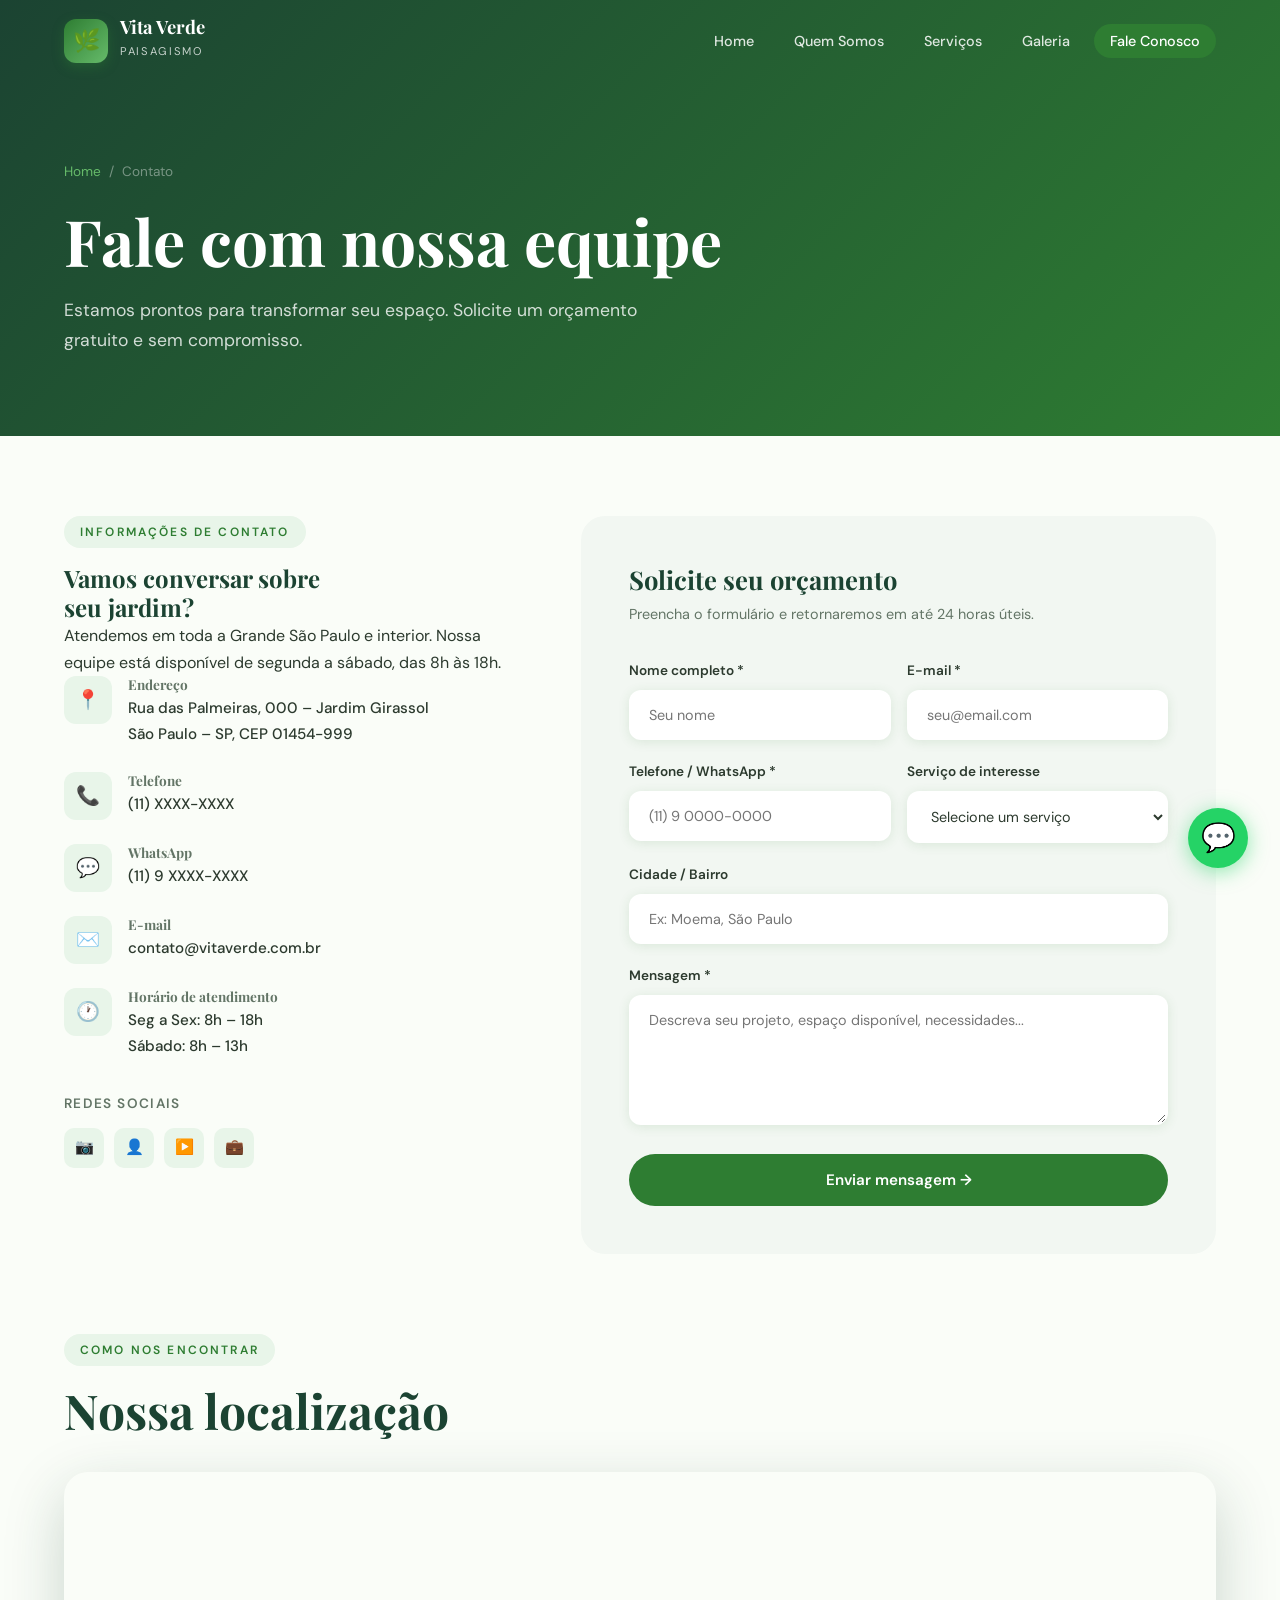
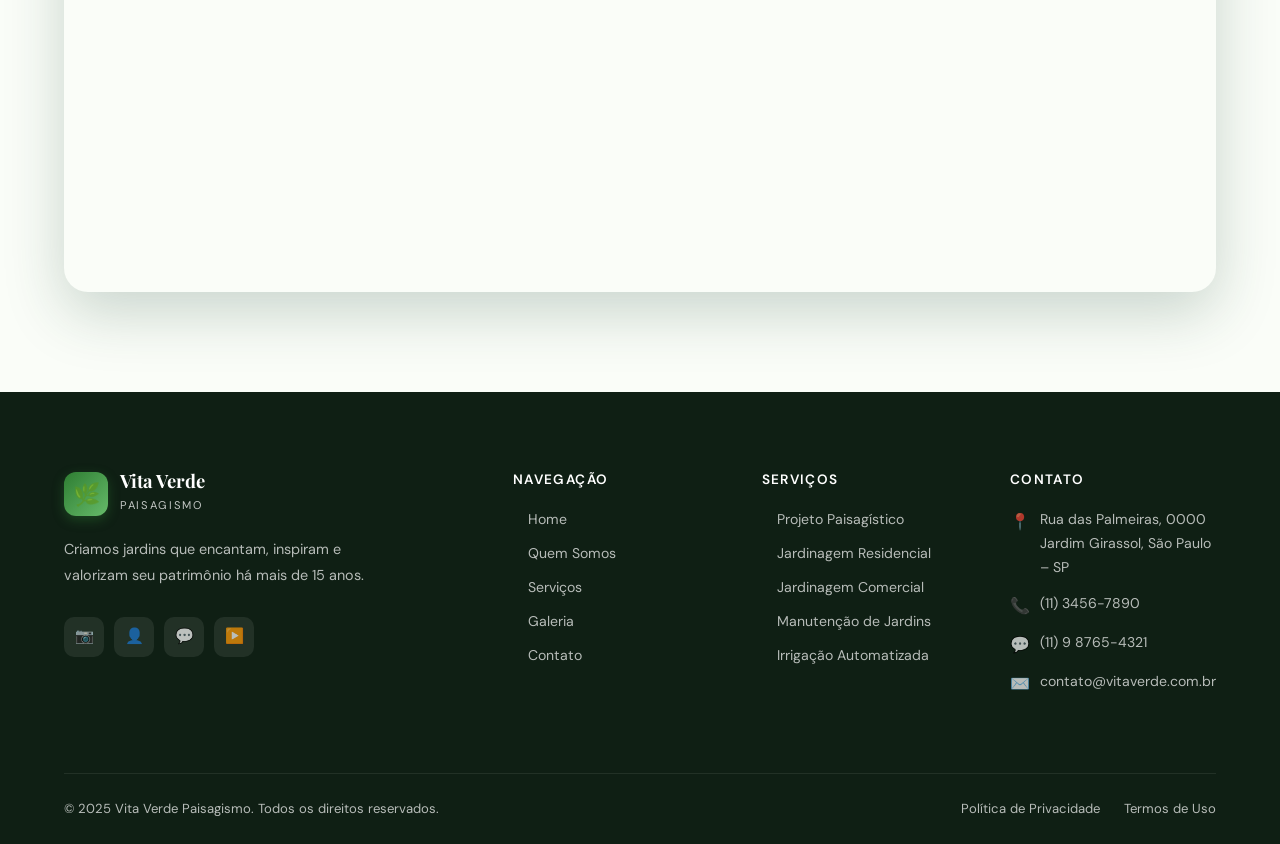
<file: contato.html>
<!DOCTYPE html>
<html lang="pt-BR">
<head>
  <meta charset="UTF-8">
  <meta name="viewport" content="width=device-width, initial-scale=1.0">
  <title>Contato | Vita Verde Paisagismo</title>
  <meta name="description" content="Entre em contato com a Vita Verde Paisagismo. Solicite um orçamento gratuito para jardins residenciais, comerciais ou condomínios em São Paulo.">
  <link rel="stylesheet" href="css/style.css">
</head>
<body>

<!-- NAVBAR -->
<nav class="navbar scrolled">
  <div class="container nav-inner">
    <a href="index.html" class="nav-logo">
      <div class="logo-icon">🌿</div>
      <div class="logo-text">
        <strong>Vita Verde</strong>
        <span>Paisagismo</span>
      </div>
    </a>
    <ul class="nav-links">
      <li><a href="index.html">Home</a></li>
      <li><a href="quem-somos.html">Quem Somos</a></li>
      <li><a href="servicos.html">Serviços</a></li>
      <li><a href="galeria.html">Galeria</a></li>
      <li><a href="contato.html" class="nav-cta">Fale Conosco</a></li>
    </ul>
    <button class="hamburger" aria-label="Menu">
      <span></span><span></span><span></span>
    </button>
  </div>
</nav>

<!-- PAGE HERO -->
<section class="page-hero">
  <div class="container page-hero-content">
    <nav class="breadcrumb"><a href="index.html">Home</a><span>/</span><span>Contato</span></nav>
    <h1>Fale com nossa equipe</h1>
    <p>Estamos prontos para transformar seu espaço. Solicite um orçamento gratuito e sem compromisso.</p>
  </div>
</section>

<!-- CONTACT SECTION -->
<section class="contact-section">
  <div class="container">
    <div class="contact-grid">

      <!-- Info -->
      <div data-aos="fade-right">
        <span class="section-label">Informações de contato</span>
        <h2>Vamos conversar sobre<br>seu jardim?</h2>
        <p>Atendemos em toda a Grande São Paulo e interior. Nossa equipe está disponível de segunda a sábado, das 8h às 18h.</p>

        <div class="contact-items">
          <div class="contact-item">
            <div class="contact-item-icon">📍</div>
            <div>
              <h4>Endereço</h4>
              <p>Rua das Palmeiras, 000 – Jardim Girassol<br>São Paulo – SP, CEP 01454-999</p>
            </div>
          </div>
          <div class="contact-item">
            <div class="contact-item-icon">📞</div>
            <div>
              <h4>Telefone</h4>
              <p>(11) XXXX-XXXX</p>
            </div>
          </div>
          <div class="contact-item">
            <div class="contact-item-icon">💬</div>
            <div>
              <h4>WhatsApp</h4>
              <p>(11) 9 XXXX-XXXX</p>
            </div>
          </div>
          <div class="contact-item">
            <div class="contact-item-icon">✉️</div>
            <div>
              <h4>E-mail</h4>
              <p>contato@vitaverde.com.br</p>
            </div>
          </div>
          <div class="contact-item">
            <div class="contact-item-icon">🕐</div>
            <div>
              <h4>Horário de atendimento</h4>
              <p>Seg a Sex: 8h – 18h<br>Sábado: 8h – 13h</p>
            </div>
          </div>
        </div>

        <!-- Social -->
        <div style="margin-top:36px">
          <h4 style="font-family:'DM Sans',sans-serif;font-size:.85rem;font-weight:600;letter-spacing:.1em;text-transform:uppercase;margin-bottom:16px;color:var(--text-light)">Redes Sociais</h4>
          <div class="social-links">
            <a href="#" class="social-link" style="background:var(--green-pale)" aria-label="Instagram">📷</a>
            <a href="#" class="social-link" style="background:var(--green-pale)" aria-label="Facebook">👤</a>
            <a href="#" class="social-link" style="background:var(--green-pale)" aria-label="YouTube">▶️</a>
            <a href="#" class="social-link" style="background:var(--green-pale)" aria-label="LinkedIn">💼</a>
          </div>
        </div>
      </div>

      <!-- Form -->
      <div data-aos="fade-left">
        <div class="contact-form">
          <h3>Solicite seu orçamento</h3>
          <p>Preencha o formulário e retornaremos em até 24 horas úteis.</p>

          <form id="contactForm">
            <div class="form-row">
              <div class="form-group">
                <label for="name">Nome completo *</label>
                <input type="text" id="name" name="name" placeholder="Seu nome" required>
              </div>
              <div class="form-group">
                <label for="email">E-mail *</label>
                <input type="email" id="email" name="email" placeholder="seu@email.com" required>
              </div>
            </div>

            <div class="form-row">
              <div class="form-group">
                <label for="phone">Telefone / WhatsApp *</label>
                <input type="tel" id="phone" name="phone" placeholder="(11) 9 0000-0000" required>
              </div>
              <div class="form-group">
                <label for="service">Serviço de interesse</label>
                <select id="service" name="service">
                  <option value="">Selecione um serviço</option>
                  <option>Projeto Paisagístico</option>
                  <option>Jardinagem Residencial</option>
                  <option>Jardinagem Comercial</option>
                  <option>Manutenção de Jardins</option>
                  <option>Irrigação Automatizada</option>
                  <option>Podas e Tratamentos</option>
                  <option>Paisagismo para Condomínios</option>
                  <option>Outro</option>
                </select>
              </div>
            </div>

            <div class="form-group">
              <label for="city">Cidade / Bairro</label>
              <input type="text" id="city" name="city" placeholder="Ex: Moema, São Paulo">
            </div>

            <div class="form-group">
              <label for="message">Mensagem *</label>
              <textarea id="message" name="message" placeholder="Descreva seu projeto, espaço disponível, necessidades..." required></textarea>
            </div>

            <button type="submit" class="btn btn-primary" style="width:100%;justify-content:center;padding:16px">
              Enviar mensagem →
            </button>
          </form>

          <div id="formSuccess" class="form-success">
            <div class="success-icon">🌿</div>
            <h4>Mensagem enviada com sucesso!</h4>
            <p>Obrigado pelo contato. Nossa equipe retornará em até 24 horas úteis.</p>
          </div>
        </div>
      </div>
    </div>
  </div>
</section>

<!-- MAP -->
<section class="map-section">
  <div class="container">
    <span class="section-label" data-aos>Como nos encontrar</span>
    <h2 class="section-title" data-aos data-aos-delay="80" style="margin-bottom:32px">Nossa localização</h2>
    <div class="map-container" data-aos data-aos-delay="120">
      <iframe
        src="https://www.google.com/maps/embed?pb=!1m18!1m12!1m3!1d3656.6193!2d-46.6910!3d-23.5629!2m3!1f0!2f0!3f0!3m2!1i1024!2i768!4f13.1!3m3!1m2!1s0x0%3A0x0!2zMjPCsDMzJzQ2LjQiUyA0NsKwNDEnMjcuNiJX!5e0!3m2!1spt!2sbr!4v1620000000000!5m2!1spt!2sbr"
        allowfullscreen=""
        loading="lazy"
        referrerpolicy="no-referrer-when-downgrade"
        title="Localização Vita Verde Paisagismo">
      </iframe>
    </div>
  </div>
</section>

<!-- FOOTER -->
<footer class="footer">
  <div class="container">
    <div class="footer-grid">
      <div class="footer-brand">
        <div class="nav-logo">
          <div class="logo-icon">🌿</div>
          <div class="logo-text">
            <strong style="color:#fff">Vita Verde</strong>
            <span>Paisagismo</span>
          </div>
        </div>
        <p>Criamos jardins que encantam, inspiram e valorizam seu patrimônio há mais de 15 anos.</p>
        <div class="social-links">
          <a href="#" class="social-link">📷</a>
          <a href="#" class="social-link">👤</a>
          <a href="#" class="social-link">💬</a>
          <a href="#" class="social-link">▶️</a>
        </div>
      </div>
      <div class="footer-col">
        <h4>Navegação</h4>
        <ul>
          <li><a href="index.html">Home</a></li>
          <li><a href="quem-somos.html">Quem Somos</a></li>
          <li><a href="servicos.html">Serviços</a></li>
          <li><a href="galeria.html">Galeria</a></li>
          <li><a href="contato.html">Contato</a></li>
        </ul>
      </div>
      <div class="footer-col">
        <h4>Serviços</h4>
        <ul>
          <li><a href="servicos.html">Projeto Paisagístico</a></li>
          <li><a href="servicos.html">Jardinagem Residencial</a></li>
          <li><a href="servicos.html">Jardinagem Comercial</a></li>
          <li><a href="servicos.html">Manutenção de Jardins</a></li>
          <li><a href="servicos.html">Irrigação Automatizada</a></li>
        </ul>
      </div>
      <div class="footer-col">
        <h4>Contato</h4>
        <div class="footer-contact-item"><span>📍</span><span>Rua das Palmeiras, 0000<br>Jardim Girassol, São Paulo – SP</span></div>
        <div class="footer-contact-item"><span>📞</span><span>(11) 3456-7890</span></div>
        <div class="footer-contact-item"><span>💬</span><span>(11) 9 8765-4321</span></div>
        <div class="footer-contact-item"><span>✉️</span><span>contato@vitaverde.com.br</span></div>
      </div>
    </div>
    <div class="footer-bottom">
      <span>© 2025 Vita Verde Paisagismo. Todos os direitos reservados.</span>
      <div class="footer-bottom-links">
        <a href="#">Política de Privacidade</a>
        <a href="#">Termos de Uso</a>
      </div>
    </div>
  </div>
</footer>

<a href="https://wa.me/55XXXXXXXXXXX" target="_blank" class="whatsapp-float">💬<span class="whatsapp-tooltip">Fale no WhatsApp</span></a>
<script src="js/script.js"></script>
</body>
</html>
</file>
<file: css/style.css>
/* ============================================================
   VERDE VIVO PAISAGISMO — style.css
   ============================================================ */

@import url('https://fonts.googleapis.com/css2?family=Playfair+Display:ital,wght@0,400;0,700;0,900;1,400&family=DM+Sans:wght@300;400;500;600&display=swap');

/* ── CSS Variables ── */
:root {
  --green-deep:   #1B4332;
  --green-main:   #2E7D32;
  --green-mid:    #388E3C;
  --green-light:  #66BB6A;
  --green-pale:   #E8F5E9;
  --green-accent: #A5D6A7;
  --gold:         #C9A84C;
  --dark:         #0F1F14;
  --text:         #2C3A2E;
  --text-light:   #637566;
  --white:        #FAFDF8;
  --off-white:    #F2F7F2;
  --shadow-sm:    0 2px 12px rgba(46,125,50,.12);
  --shadow-md:    0 8px 32px rgba(46,125,50,.18);
  --shadow-lg:    0 20px 60px rgba(27,67,50,.22);
  --radius:       12px;
  --radius-lg:    24px;
  --transition:   .35s cubic-bezier(.4,0,.2,1);
}

/* ── Reset & Base ── */
*, *::before, *::after { box-sizing: border-box; margin: 0; padding: 0; }

html { scroll-behavior: smooth; font-size: 16px; }

body {
  font-family: 'DM Sans', sans-serif;
  color: var(--text);
  background: var(--white);
  line-height: 1.7;
  overflow-x: hidden;
}

h1,h2,h3,h4,h5 {
  font-family: 'Playfair Display', serif;
  line-height: 1.2;
  color: var(--green-deep);
}

a { color: inherit; text-decoration: none; }
img { max-width: 100%; display: block; }
ul { list-style: none; }

/* ── Utility ── */
.container { max-width: 1200px; margin: 0 auto; padding: 0 24px; }
.section-label {
  display: inline-block;
  font-size: .75rem;
  font-weight: 600;
  letter-spacing: .18em;
  text-transform: uppercase;
  color: var(--green-main);
  background: var(--green-pale);
  padding: 6px 16px;
  border-radius: 999px;
  margin-bottom: 16px;
}
.section-title {
  font-size: clamp(2rem, 4vw, 3rem);
  color: var(--green-deep);
  margin-bottom: 16px;
}
.section-subtitle {
  font-size: 1.05rem;
  color: var(--text-light);
  max-width: 580px;
  margin-bottom: 48px;
}
.btn {
  display: inline-flex;
  align-items: center;
  gap: 8px;
  padding: 14px 32px;
  border-radius: 999px;
  font-family: 'DM Sans', sans-serif;
  font-size: .95rem;
  font-weight: 600;
  cursor: pointer;
  border: none;
  transition: var(--transition);
}
.btn-primary {
  background: var(--green-main);
  color: #fff;
}
.btn-primary:hover {
  background: var(--green-deep);
  transform: translateY(-2px);
  box-shadow: var(--shadow-md);
}
.btn-outline {
  background: transparent;
  color: var(--green-main);
  border: 2px solid var(--green-main);
}
.btn-outline:hover {
  background: var(--green-main);
  color: #fff;
  transform: translateY(-2px);
}
.btn-gold {
  background: var(--gold);
  color: #fff;
}
.btn-gold:hover {
  background: #a8862f;
  transform: translateY(-2px);
  box-shadow: 0 8px 24px rgba(201,168,76,.35);
}

/* ── Animations ── */
@keyframes fadeUp {
  from { opacity:0; transform:translateY(32px); }
  to   { opacity:1; transform:translateY(0); }
}
@keyframes fadeIn {
  from { opacity:0; }
  to   { opacity:1; }
}
@keyframes slideInLeft {
  from { opacity:0; transform:translateX(-40px); }
  to   { opacity:1; transform:translateX(0); }
}
@keyframes pulse {
  0%,100% { transform:scale(1); }
  50%      { transform:scale(1.06); }
}
@keyframes float {
  0%,100% { transform:translateY(0); }
  50%      { transform:translateY(-10px); }
}

.animate-fadeUp    { animation: fadeUp    .8s ease both; }
.animate-fadeIn    { animation: fadeIn    .8s ease both; }
.animate-slideLeft { animation: slideInLeft .8s ease both; }

[data-aos] {
  opacity: 0;
  transform: translateY(30px);
  transition: opacity .7s ease, transform .7s ease;
}
[data-aos].aos-animate {
  opacity: 1;
  transform: translateY(0);
}
[data-aos="fade-left"] { transform: translateX(-30px); }
[data-aos="fade-left"].aos-animate { transform: translateX(0); }
[data-aos="fade-right"] { transform: translateX(30px); }
[data-aos="fade-right"].aos-animate { transform: translateX(0); }

/* ── Navbar ── */
.navbar {
  position: fixed;
  top: 0; left: 0; right: 0;
  z-index: 1000;
  padding: 18px 0;
  transition: var(--transition);
}
.navbar.scrolled {
  background: rgba(15,31,20,.96);
  backdrop-filter: blur(12px);
  padding: 12px 0;
  box-shadow: 0 4px 24px rgba(0,0,0,.3);
}
.nav-inner {
  display: flex;
  align-items: center;
  justify-content: space-between;
}
.nav-logo {
  display: flex;
  align-items: center;
  gap: 12px;
}
.logo-icon {
  width: 44px; height: 44px;
  background: linear-gradient(135deg, var(--green-main), var(--green-light));
  border-radius: 12px;
  display: flex; align-items: center; justify-content: center;
  font-size: 22px;
  box-shadow: 0 4px 12px rgba(46,125,50,.4);
}
.logo-text { color: #fff; }
.logo-text strong {
  display: block;
  font-family: 'Playfair Display', serif;
  font-size: 1.15rem;
  line-height: 1;
}
.logo-text span {
  font-size: .7rem;
  letter-spacing: .15em;
  text-transform: uppercase;
  opacity: .75;
}
.nav-links {
  display: flex;
  align-items: center;
  gap: 8px;
}
.nav-links a {
  color: rgba(255,255,255,.85);
  font-size: .9rem;
  font-weight: 500;
  padding: 8px 16px;
  border-radius: 999px;
  transition: var(--transition);
}
.nav-links a:hover,
.nav-links a.active {
  color: #fff;
  background: rgba(255,255,255,.15);
}
.nav-cta {
  background: var(--green-main) !important;
  color: #fff !important;
}
.nav-cta:hover { background: var(--green-light) !important; }

.hamburger {
  display: none;
  flex-direction: column;
  gap: 5px;
  cursor: pointer;
  padding: 8px;
}
.hamburger span {
  display: block;
  width: 24px; height: 2px;
  background: #fff;
  border-radius: 2px;
  transition: var(--transition);
}
.hamburger.open span:nth-child(1) { transform: translateY(7px) rotate(45deg); }
.hamburger.open span:nth-child(2) { opacity: 0; }
.hamburger.open span:nth-child(3) { transform: translateY(-7px) rotate(-45deg); }

/* ── Hero ── */
.hero {
  position: relative;
  min-height: 100vh;
  display: flex;
  align-items: center;
  overflow: hidden;
}
.hero-bg {
  position: absolute;
  inset: 0;
  background-image: url('https://images.unsplash.com/photo-1585320806297-9794b3e4eeae?w=1600&auto=format&fit=crop&q=80');
  background-size: cover;
  background-position: center;
  transform: scale(1.05);
  transition: transform 8s ease;
}
.hero-bg::after {
  content: '';
  position: absolute;
  inset: 0;
  background: linear-gradient(135deg, rgba(15,31,20,.85) 0%, rgba(27,67,50,.65) 50%, rgba(46,125,50,.3) 100%);
}
.hero:hover .hero-bg { transform: scale(1); }

.hero-content {
  position: relative;
  z-index: 2;
  max-width: 700px;
}
.hero-badge {
  display: inline-flex;
  align-items: center;
  gap: 8px;
  background: rgba(255,255,255,.12);
  backdrop-filter: blur(8px);
  border: 1px solid rgba(255,255,255,.2);
  color: #fff;
  font-size: .8rem;
  font-weight: 600;
  letter-spacing: .1em;
  text-transform: uppercase;
  padding: 8px 18px;
  border-radius: 999px;
  margin-bottom: 28px;
  animation: fadeIn .8s .2s ease both;
}
.hero-badge::before {
  content: '';
  width: 8px; height: 8px;
  background: var(--green-light);
  border-radius: 50%;
  animation: pulse 2s infinite;
}
.hero h1 {
  font-size: clamp(2.8rem, 6vw, 5rem);
  color: #fff;
  margin-bottom: 24px;
  animation: fadeUp .9s .4s ease both;
}
.hero h1 em {
  font-style: italic;
  color: var(--green-light);
}
.hero p {
  font-size: 1.15rem;
  color: rgba(255,255,255,.8);
  margin-bottom: 40px;
  animation: fadeUp .9s .6s ease both;
}
.hero-actions {
  display: flex;
  gap: 16px;
  flex-wrap: wrap;
  animation: fadeUp .9s .8s ease both;
}
.hero-scroll {
  position: absolute;
  bottom: 40px;
  left: 50%;
  transform: translateX(-50%);
  z-index: 2;
  display: flex;
  flex-direction: column;
  align-items: center;
  gap: 8px;
  color: rgba(255,255,255,.6);
  font-size: .75rem;
  letter-spacing: .12em;
  text-transform: uppercase;
  animation: float 3s ease infinite;
}
.hero-scroll::after {
  content: '';
  width: 1px; height: 40px;
  background: rgba(255,255,255,.35);
}
.hero-stats {
  position: absolute;
  bottom: 60px;
  right: 0;
  z-index: 2;
  display: flex;
  gap: 2px;
  animation: fadeIn 1s 1s ease both;
}
.stat-card {
  background: rgba(255,255,255,.1);
  backdrop-filter: blur(12px);
  border: 1px solid rgba(255,255,255,.15);
  padding: 20px 28px;
  text-align: center;
  color: #fff;
}
.stat-card:first-child { border-radius: var(--radius) 0 0 var(--radius); }
.stat-card:last-child  { border-radius: 0 var(--radius) var(--radius) 0; }
.stat-number {
  font-family: 'Playfair Display', serif;
  font-size: 2rem;
  font-weight: 700;
  color: var(--green-light);
  display: block;
}
.stat-label { font-size: .78rem; opacity: .75; }

/* ── Services Strip ── */
.services-strip {
  background: var(--green-deep);
  padding: 20px 0;
  overflow: hidden;
}
.strip-inner {
  display: flex;
  gap: 48px;
  white-space: nowrap;
  animation: marquee 20s linear infinite;
}
@keyframes marquee {
  from { transform: translateX(0); }
  to   { transform: translateX(-50%); }
}
.strip-item {
  display: flex;
  align-items: center;
  gap: 10px;
  color: rgba(255,255,255,.75);
  font-size: .85rem;
  font-weight: 500;
  letter-spacing: .08em;
  text-transform: uppercase;
}
.strip-item span { color: var(--green-light); font-size: 1.1rem; }

/* ── Featured Services ── */
.feat-services { padding: 100px 0; background: var(--off-white); }
.feat-grid {
  display: grid;
  grid-template-columns: repeat(3, 1fr);
  gap: 28px;
}
.feat-card {
  background: #fff;
  border-radius: var(--radius-lg);
  overflow: hidden;
  transition: var(--transition);
  box-shadow: var(--shadow-sm);
  position: relative;
}
.feat-card:hover {
  transform: translateY(-8px);
  box-shadow: var(--shadow-lg);
}
.feat-img {
  height: 220px;
  overflow: hidden;
}
.feat-img img {
  width: 100%; height: 100%;
  object-fit: cover;
  transition: transform .6s ease;
}
.feat-card:hover .feat-img img { transform: scale(1.1); }
.feat-body { padding: 28px; }
.feat-icon {
  width: 48px; height: 48px;
  background: var(--green-pale);
  border-radius: 14px;
  display: flex; align-items: center; justify-content: center;
  font-size: 22px;
  margin-bottom: 16px;
}
.feat-body h3 { font-size: 1.25rem; margin-bottom: 10px; }
.feat-body p { font-size: .9rem; color: var(--text-light); }
.feat-link {
  display: inline-flex;
  align-items: center;
  gap: 6px;
  color: var(--green-main);
  font-weight: 600;
  font-size: .88rem;
  margin-top: 18px;
  transition: var(--transition);
}
.feat-link:hover { gap: 12px; }

/* ── Gallery Preview ── */
.gallery-preview { padding: 100px 0; }
.gallery-grid {
  display: grid;
  grid-template-columns: repeat(4, 1fr);
  grid-template-rows: repeat(2, 220px);
  gap: 12px;
}
.gallery-item {
  overflow: hidden;
  border-radius: var(--radius);
  position: relative;
  cursor: pointer;
}
.gallery-item:nth-child(1) {
  grid-column: span 2;
  grid-row: span 2;
}
.gallery-item img {
  width: 100%; height: 100%;
  object-fit: cover;
  transition: transform .6s ease;
}
.gallery-item:hover img { transform: scale(1.1); }
.gallery-overlay {
  position: absolute;
  inset: 0;
  background: linear-gradient(to top, rgba(27,67,50,.8), transparent);
  opacity: 0;
  transition: var(--transition);
  display: flex;
  align-items: flex-end;
  padding: 20px;
}
.gallery-overlay span {
  color: #fff;
  font-size: .85rem;
  font-weight: 500;
}
.gallery-item:hover .gallery-overlay { opacity: 1; }

/* ── Testimonials ── */
.testimonials { padding: 100px 0; background: var(--green-deep); }
.testimonials .section-label { background: rgba(255,255,255,.1); color: var(--green-light); }
.testimonials .section-title { color: #fff; }
.testimonials .section-subtitle { color: rgba(255,255,255,.6); }
.testi-grid {
  display: grid;
  grid-template-columns: repeat(3, 1fr);
  gap: 24px;
}
.testi-card {
  background: rgba(255,255,255,.07);
  border: 1px solid rgba(255,255,255,.1);
  border-radius: var(--radius-lg);
  padding: 36px;
  transition: var(--transition);
}
.testi-card:hover {
  background: rgba(255,255,255,.12);
  transform: translateY(-4px);
}
.testi-stars { color: var(--gold); font-size: 1.1rem; margin-bottom: 18px; }
.testi-text {
  color: rgba(255,255,255,.85);
  font-size: .95rem;
  line-height: 1.8;
  margin-bottom: 28px;
  font-style: italic;
}
.testi-author { display: flex; align-items: center; gap: 14px; }
.testi-avatar {
  width: 48px; height: 48px;
  border-radius: 50%;
  object-fit: cover;
  border: 2px solid var(--green-light);
}
.testi-name {
  color: #fff;
  font-weight: 600;
  font-size: .9rem;
}
.testi-role { color: rgba(255,255,255,.5); font-size: .8rem; }

/* ── CTA Banner ── */
.cta-banner {
  padding: 100px 0;
  background: linear-gradient(135deg, var(--green-main), var(--green-deep));
  position: relative;
  overflow: hidden;
}
.cta-banner::before {
  content: '🌿';
  position: absolute;
  font-size: 200px;
  opacity: .06;
  right: 80px;
  top: 50%;
  transform: translateY(-50%);
}
.cta-banner .section-title { color: #fff; }
.cta-banner p { color: rgba(255,255,255,.8); font-size: 1.1rem; margin-bottom: 36px; max-width: 560px; }
.cta-actions { display: flex; gap: 16px; flex-wrap: wrap; }

/* ── Footer ── */
.footer {
  background: var(--dark);
  padding: 80px 0 0;
  color: rgba(255,255,255,.7);
}
.footer-grid {
  display: grid;
  grid-template-columns: 2fr 1fr 1fr 1fr;
  gap: 48px;
  margin-bottom: 64px;
}
.footer-brand p {
  font-size: .9rem;
  line-height: 1.8;
  margin: 20px 0 28px;
  max-width: 300px;
}
.social-links { display: flex; gap: 10px; }
.social-link {
  width: 40px; height: 40px;
  background: rgba(255,255,255,.08);
  border-radius: 10px;
  display: flex; align-items: center; justify-content: center;
  font-size: .95rem;
  transition: var(--transition);
}
.social-link:hover {
  background: var(--green-main);
  color: #fff;
  transform: translateY(-2px);
}
.footer-col h4 {
  color: #fff;
  font-family: 'DM Sans', sans-serif;
  font-size: .85rem;
  font-weight: 600;
  letter-spacing: .1em;
  text-transform: uppercase;
  margin-bottom: 20px;
}
.footer-col ul { display: flex; flex-direction: column; gap: 10px; }
.footer-col ul a {
  font-size: .88rem;
  transition: var(--transition);
  display: flex; align-items: center; gap: 6px;
}
.footer-col ul a::before {
  content: '→';
  font-size: .75rem;
  opacity: 0;
  transition: var(--transition);
}
.footer-col ul a:hover { color: var(--green-light); padding-left: 4px; }
.footer-col ul a:hover::before { opacity: 1; }
.footer-contact-item {
  display: flex;
  gap: 10px;
  font-size: .88rem;
  margin-bottom: 12px;
}
.footer-contact-item span:first-child { font-size: 1rem; flex-shrink: 0; }
.footer-bottom {
  border-top: 1px solid rgba(255,255,255,.08);
  padding: 24px 0;
  display: flex;
  align-items: center;
  justify-content: space-between;
  font-size: .82rem;
}
.footer-bottom-links { display: flex; gap: 24px; }
.footer-bottom-links a:hover { color: var(--green-light); }

/* ── WhatsApp Float ── */
.whatsapp-float {
  position: fixed;
  bottom: 32px;
  right: 32px;
  z-index: 999;
  width: 60px; height: 60px;
  background: #25D366;
  border-radius: 50%;
  display: flex; align-items: center; justify-content: center;
  font-size: 28px;
  box-shadow: 0 4px 20px rgba(37,211,102,.5);
  transition: var(--transition);
  animation: float 3s ease infinite;
}
.whatsapp-float:hover {
  transform: scale(1.15);
  box-shadow: 0 8px 32px rgba(37,211,102,.6);
}
.whatsapp-tooltip {
  position: absolute;
  right: 70px;
  background: var(--dark);
  color: #fff;
  font-size: .8rem;
  font-weight: 500;
  white-space: nowrap;
  padding: 8px 14px;
  border-radius: 8px;
  opacity: 0;
  pointer-events: none;
  transition: var(--transition);
}
.whatsapp-float:hover .whatsapp-tooltip { opacity: 1; }
.whatsapp-tooltip::after {
  content: '';
  position: absolute;
  left: 100%;
  top: 50%;
  transform: translateY(-50%);
  border: 6px solid transparent;
  border-left-color: var(--dark);
}

/* ============================================================
   PAGE: QUEM SOMOS
   ============================================================ */
.page-hero {
  padding: 160px 0 80px;
  background: linear-gradient(135deg, var(--green-deep) 0%, var(--green-main) 100%);
  position: relative;
  overflow: hidden;
}
.page-hero::before {
  content: '';
  position: absolute;
  inset: 0;
  background-image: url('https://images.unsplash.com/photo-1416879595882-3373a0480b5b?w=1600&auto=format&fit=crop&q=80');
  background-size: cover;
  background-position: center;
  opacity: .15;
}
.page-hero-content { position: relative; z-index: 1; }
.page-hero h1 { color: #fff; font-size: clamp(2.2rem, 5vw, 4rem); margin-bottom: 16px; }
.page-hero p { color: rgba(255,255,255,.8); font-size: 1.1rem; max-width: 600px; }
.breadcrumb {
  display: flex;
  align-items: center;
  gap: 8px;
  margin-bottom: 20px;
  font-size: .85rem;
  color: rgba(255,255,255,.6);
}
.breadcrumb a { color: var(--green-light); }
.breadcrumb span { color: rgba(255,255,255,.4); }

.about-story { padding: 100px 0; }
.about-grid {
  display: grid;
  grid-template-columns: 1fr 1fr;
  gap: 80px;
  align-items: center;
}
.about-img-wrap {
  position: relative;
}
.about-img-main {
  width: 100%;
  height: 500px;
  object-fit: cover;
  border-radius: var(--radius-lg);
  box-shadow: var(--shadow-lg);
}
.about-img-badge {
  position: absolute;
  bottom: -24px;
  left: -24px;
  background: var(--green-main);
  color: #fff;
  padding: 24px 28px;
  border-radius: var(--radius);
  box-shadow: var(--shadow-md);
}
.about-img-badge strong {
  display: block;
  font-family: 'Playfair Display', serif;
  font-size: 2.5rem;
  line-height: 1;
}
.about-img-badge span { font-size: .8rem; opacity: .85; }

.about-text .section-label { margin-bottom: 8px; }
.about-text p { color: var(--text-light); margin-bottom: 20px; font-size: .95rem; line-height: 1.9; }

.mvv { padding: 100px 0; background: var(--off-white); }
.mvv-grid {
  display: grid;
  grid-template-columns: repeat(3, 1fr);
  gap: 32px;
}
.mvv-card {
  background: #fff;
  border-radius: var(--radius-lg);
  padding: 40px;
  box-shadow: var(--shadow-sm);
  transition: var(--transition);
  border-top: 4px solid transparent;
}
.mvv-card:hover {
  transform: translateY(-6px);
  box-shadow: var(--shadow-md);
  border-top-color: var(--green-main);
}
.mvv-icon { font-size: 2.5rem; margin-bottom: 20px; }
.mvv-card h3 { font-size: 1.4rem; margin-bottom: 14px; }
.mvv-card p { font-size: .92rem; color: var(--text-light); line-height: 1.8; }

.team { padding: 100px 0; }
.team-grid {
  display: grid;
  grid-template-columns: repeat(4, 1fr);
  gap: 28px;
}
.team-card {
  text-align: center;
  transition: var(--transition);
}
.team-card:hover { transform: translateY(-6px); }
.team-photo {
  width: 100%;
  aspect-ratio: 1;
  object-fit: cover;
  border-radius: var(--radius-lg);
  margin-bottom: 18px;
  box-shadow: var(--shadow-sm);
  transition: var(--transition);
}
.team-card:hover .team-photo { box-shadow: var(--shadow-md); }
.team-card h4 { font-size: 1.05rem; margin-bottom: 4px; }
.team-card span { font-size: .85rem; color: var(--green-main); font-weight: 500; }

.diffs { padding: 100px 0; background: var(--green-deep); }
.diffs .section-title { color: #fff; }
.diffs .section-subtitle { color: rgba(255,255,255,.65); }
.diffs-grid {
  display: grid;
  grid-template-columns: repeat(3, 1fr);
  gap: 24px;
}
.diff-card {
  background: rgba(255,255,255,.07);
  border: 1px solid rgba(255,255,255,.1);
  border-radius: var(--radius-lg);
  padding: 32px;
  transition: var(--transition);
}
.diff-card:hover { background: rgba(255,255,255,.12); transform: translateY(-4px); }
.diff-num {
  font-family: 'Playfair Display', serif;
  font-size: 3rem;
  color: var(--green-light);
  opacity: .5;
  line-height: 1;
  margin-bottom: 16px;
}
.diff-card h4 { color: #fff; font-size: 1.1rem; margin-bottom: 10px; }
.diff-card p { color: rgba(255,255,255,.6); font-size: .9rem; line-height: 1.8; }

/* ============================================================
   PAGE: SERVIÇOS
   ============================================================ */
.services-intro { padding: 80px 0; }
.services-grid {
  display: grid;
  grid-template-columns: repeat(2, 1fr);
  gap: 32px;
}
.service-card {
  background: #fff;
  border-radius: var(--radius-lg);
  overflow: hidden;
  box-shadow: var(--shadow-sm);
  display: grid;
  grid-template-columns: 1fr 1fr;
  transition: var(--transition);
}
.service-card:hover {
  box-shadow: var(--shadow-lg);
  transform: translateY(-4px);
}
.service-img {
  height: 260px;
  overflow: hidden;
}
.service-img img {
  width: 100%; height: 100%;
  object-fit: cover;
  transition: transform .6s ease;
}
.service-card:hover .service-img img { transform: scale(1.08); }
.service-body { padding: 32px; display: flex; flex-direction: column; justify-content: center; }
.service-icon {
  width: 52px; height: 52px;
  background: var(--green-pale);
  border-radius: 14px;
  display: flex; align-items: center; justify-content: center;
  font-size: 24px;
  margin-bottom: 16px;
}
.service-body h3 { font-size: 1.3rem; margin-bottom: 12px; }
.service-body p { font-size: .88rem; color: var(--text-light); line-height: 1.8; margin-bottom: 20px; }
.service-features {
  display: flex;
  flex-direction: column;
  gap: 6px;
}
.service-features li {
  font-size: .83rem;
  color: var(--text-light);
  display: flex;
  align-items: center;
  gap: 8px;
}
.service-features li::before {
  content: '✓';
  color: var(--green-main);
  font-weight: 700;
  flex-shrink: 0;
}

.process { padding: 100px 0; background: var(--off-white); }
.process-steps {
  display: grid;
  grid-template-columns: repeat(4, 1fr);
  gap: 32px;
  counter-reset: step;
  position: relative;
}
.process-steps::before {
  content: '';
  position: absolute;
  top: 28px;
  left: calc(12.5% + 14px);
  right: calc(12.5% + 14px);
  height: 2px;
  background: var(--green-pale);
}
.process-step { text-align: center; position: relative; }
.step-circle {
  width: 56px; height: 56px;
  background: var(--green-main);
  border-radius: 50%;
  display: flex; align-items: center; justify-content: center;
  color: #fff;
  font-family: 'Playfair Display', serif;
  font-size: 1.3rem;
  font-weight: 700;
  margin: 0 auto 20px;
  position: relative;
  z-index: 1;
  box-shadow: 0 4px 16px rgba(46,125,50,.4);
}
.process-step h4 { font-size: 1rem; margin-bottom: 10px; }
.process-step p { font-size: .85rem; color: var(--text-light); }

/* ============================================================
   PAGE: GALERIA
   ============================================================ */
.gallery-full { padding: 80px 0; }
.gallery-filters {
  display: flex;
  gap: 10px;
  flex-wrap: wrap;
  margin-bottom: 48px;
}
.filter-btn {
  padding: 10px 24px;
  border: 2px solid var(--green-pale);
  background: transparent;
  border-radius: 999px;
  font-family: 'DM Sans', sans-serif;
  font-size: .88rem;
  font-weight: 500;
  color: var(--text-light);
  cursor: pointer;
  transition: var(--transition);
}
.filter-btn:hover,
.filter-btn.active {
  background: var(--green-main);
  border-color: var(--green-main);
  color: #fff;
}
.gallery-masonry {
  display: grid;
  grid-template-columns: repeat(4, 1fr);
  gap: 16px;
}
.gallery-masonry-item {
  overflow: hidden;
  border-radius: var(--radius);
  position: relative;
  cursor: pointer;
}
.gallery-masonry-item:nth-child(3n+1) { grid-row: span 2; }
.gallery-masonry-item img {
  width: 100%;
  height: 100%;
  min-height: 200px;
  object-fit: cover;
  transition: transform .6s ease;
}
.gallery-masonry-item:hover img { transform: scale(1.08); }
.gallery-masonry-item .gallery-overlay {
  position: absolute;
  inset: 0;
  background: linear-gradient(to top, rgba(27,67,50,.85), transparent 60%);
  opacity: 0;
  transition: var(--transition);
  display: flex;
  flex-direction: column;
  justify-content: flex-end;
  padding: 20px;
}
.gallery-masonry-item:hover .gallery-overlay { opacity: 1; }
.gallery-overlay h4 { color: #fff; font-size: .95rem; margin-bottom: 4px; }
.gallery-overlay p { color: rgba(255,255,255,.7); font-size: .8rem; }

/* Lightbox */
.lightbox {
  position: fixed;
  inset: 0;
  z-index: 9999;
  background: rgba(0,0,0,.92);
  display: flex;
  align-items: center;
  justify-content: center;
  opacity: 0;
  pointer-events: none;
  transition: var(--transition);
}
.lightbox.open { opacity: 1; pointer-events: all; }
.lightbox img {
  max-width: 90vw;
  max-height: 85vh;
  border-radius: var(--radius);
  box-shadow: 0 20px 80px rgba(0,0,0,.5);
}
.lightbox-close {
  position: absolute;
  top: 24px; right: 24px;
  font-size: 2rem;
  color: #fff;
  cursor: pointer;
  line-height: 1;
  transition: var(--transition);
}
.lightbox-close:hover { color: var(--green-light); transform: rotate(90deg); }

/* ============================================================
   PAGE: CONTATO
   ============================================================ */
.contact-section { padding: 80px 0; }
.contact-grid {
  display: grid;
  grid-template-columns: 1fr 1.4fr;
  gap: 64px;
}
.contact-info h2 { font-size: 2rem; margin-bottom: 16px; }
.contact-info > p { color: var(--text-light); margin-bottom: 40px; }
.contact-items { display: flex; flex-direction: column; gap: 24px; }
.contact-item {
  display: flex;
  gap: 16px;
  align-items: flex-start;
}
.contact-item-icon {
  width: 48px; height: 48px;
  background: var(--green-pale);
  border-radius: 12px;
  display: flex; align-items: center; justify-content: center;
  font-size: 1.2rem;
  flex-shrink: 0;
}
.contact-item h4 { font-size: .85rem; color: var(--text-light); margin-bottom: 4px; }
.contact-item p { font-size: .95rem; font-weight: 500; }

.contact-form {
  background: var(--off-white);
  border-radius: var(--radius-lg);
  padding: 48px;
}
.contact-form h3 { font-size: 1.6rem; margin-bottom: 8px; }
.contact-form > p { color: var(--text-light); font-size: .9rem; margin-bottom: 32px; }
.form-row { display: grid; grid-template-columns: 1fr 1fr; gap: 16px; }
.form-group { margin-bottom: 20px; }
.form-group label {
  display: block;
  font-size: .85rem;
  font-weight: 600;
  margin-bottom: 8px;
  color: var(--text);
}
.form-group input,
.form-group select,
.form-group textarea {
  width: 100%;
  padding: 14px 18px;
  border: 2px solid transparent;
  background: #fff;
  border-radius: var(--radius);
  font-family: 'DM Sans', sans-serif;
  font-size: .9rem;
  color: var(--text);
  transition: var(--transition);
  outline: none;
  box-shadow: var(--shadow-sm);
}
.form-group input:focus,
.form-group select:focus,
.form-group textarea:focus {
  border-color: var(--green-main);
  box-shadow: 0 0 0 4px rgba(46,125,50,.12);
}
.form-group textarea { resize: vertical; min-height: 130px; }
.form-success {
  display: none;
  text-align: center;
  padding: 32px;
}
.form-success .success-icon {
  font-size: 3rem;
  margin-bottom: 16px;
}
.form-success h4 { font-size: 1.4rem; margin-bottom: 8px; color: var(--green-main); }
.form-success p { color: var(--text-light); }

.map-section { padding: 0 0 100px; }
.map-container {
  border-radius: var(--radius-lg);
  overflow: hidden;
  height: 420px;
  box-shadow: var(--shadow-lg);
}
.map-container iframe { width: 100%; height: 100%; border: none; }

/* ============================================================
   RESPONSIVE
   ============================================================ */
@media (max-width: 1024px) {
  .feat-grid { grid-template-columns: 1fr 1fr; }
  .gallery-grid { grid-template-columns: repeat(3, 1fr); }
  .testi-grid { grid-template-columns: 1fr 1fr; }
  .footer-grid { grid-template-columns: 1fr 1fr; gap: 40px; }
  .team-grid { grid-template-columns: repeat(2, 1fr); }
  .about-grid { grid-template-columns: 1fr; gap: 48px; }
  .about-img-badge { left: 16px; bottom: -16px; }
  .services-grid { grid-template-columns: 1fr; }
  .service-card { grid-template-columns: 1fr; }
  .service-img { height: 220px; }
  .gallery-masonry { grid-template-columns: repeat(3, 1fr); }
  .contact-grid { grid-template-columns: 1fr; }
}

@media (max-width: 768px) {
  .nav-links { display: none; position: fixed; top: 0; left: 0; right: 0; bottom: 0; background: var(--dark); flex-direction: column; justify-content: center; align-items: center; gap: 12px; z-index: 999; }
  .nav-links.open { display: flex; }
  .nav-links a { font-size: 1.2rem; }
  .hamburger { display: flex; position: relative; z-index: 1000; }
  .hero-stats { display: none; }
  .feat-grid { grid-template-columns: 1fr; }
  .gallery-grid { grid-template-columns: 1fr 1fr; grid-template-rows: auto; }
  .gallery-grid .gallery-item:nth-child(1) { grid-column: span 2; grid-row: span 1; }
  .testi-grid { grid-template-columns: 1fr; }
  .footer-grid { grid-template-columns: 1fr; }
  .mvv-grid { grid-template-columns: 1fr; }
  .diffs-grid { grid-template-columns: 1fr; }
  .process-steps { grid-template-columns: 1fr 1fr; }
  .process-steps::before { display: none; }
  .gallery-masonry { grid-template-columns: 1fr 1fr; }
  .form-row { grid-template-columns: 1fr; }
  .contact-form { padding: 28px; }
  .cta-actions { flex-direction: column; }
  .footer-bottom { flex-direction: column; gap: 16px; text-align: center; }
  .about-img-main { height: 320px; }
}

@media (max-width: 480px) {
  .gallery-masonry { grid-template-columns: 1fr; }
  .gallery-masonry-item:nth-child(3n+1) { grid-row: span 1; }
  .hero-actions { flex-direction: column; }
  .gallery-grid { grid-template-columns: 1fr; }
  .gallery-grid .gallery-item:nth-child(1) { grid-column: span 1; }
}
</file>
